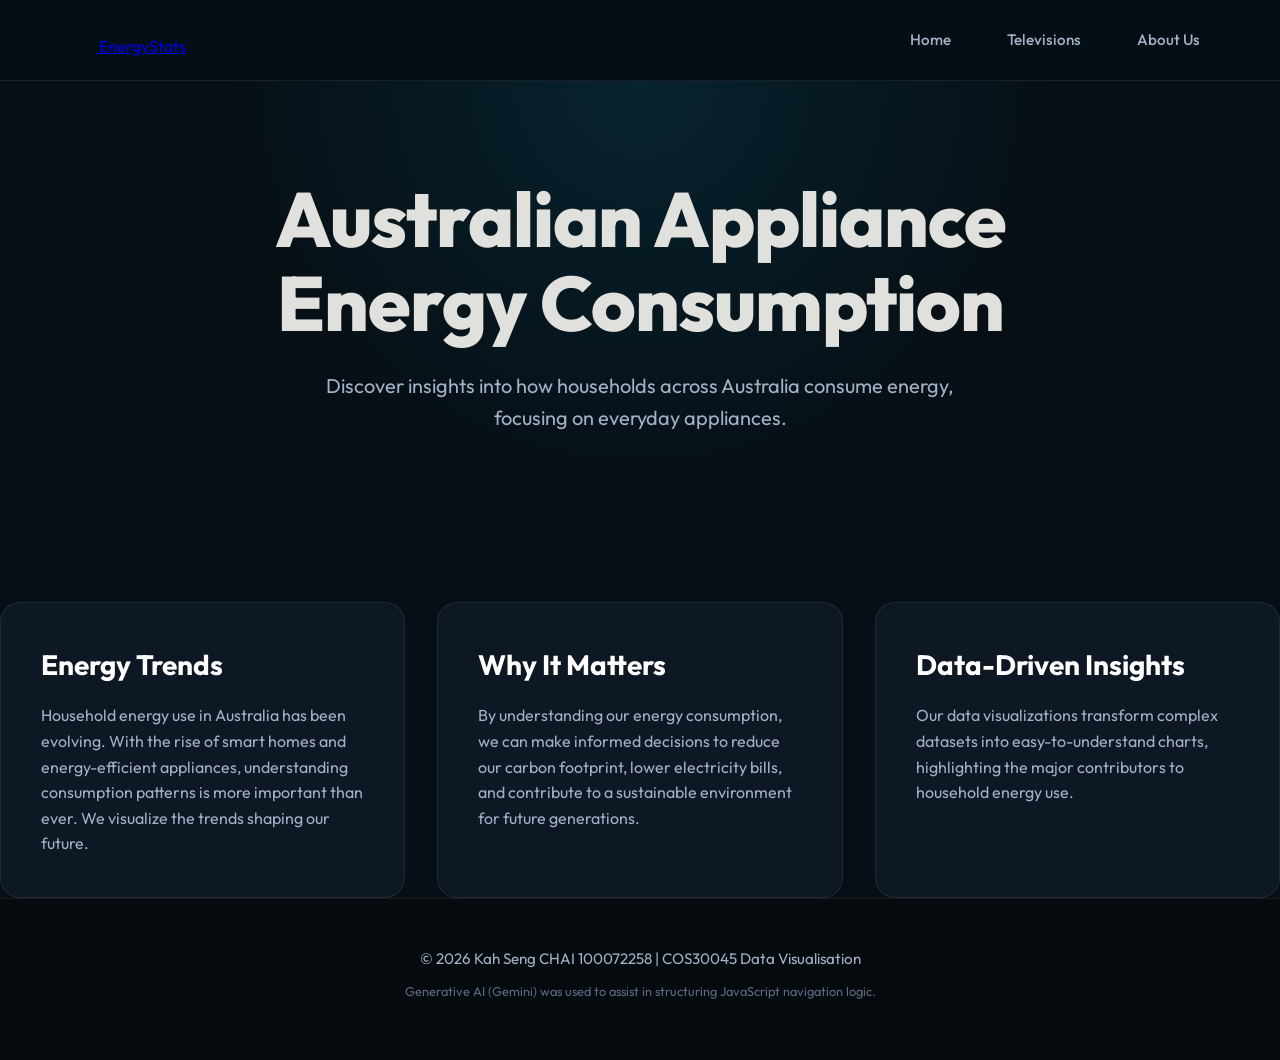
<file: index.html>
<!DOCTYPE html>
<html lang="en">
<head>
  <meta charset="UTF-8">
  <meta name="viewport" content="width=device-width, initial-scale=1.0">
  <title>Appliance Energy Consumption | Home</title>
  <meta name="description" content="Explore data and visualizations on appliance energy consumption across Australia.">
  <link rel="stylesheet" href="css/style.css">
  <script src="js/nav.js" defer></script>
</head>
<body>
  <header>
    <div>
      <a href="index.html">
        <svg class="logo-svg" viewBox="0 0 24 24">
          <path d="M13 2L3 14h9l-1 8 10-12h-9l1-8z" stroke-linejoin="round" stroke-linecap="round"/>
        </svg>
        <span>EnergyStats</span>
      </a>
    </div>
    <nav>
      <ul>
        <li><a href="index.html" class="nav-link">Home</a></li>
        <li><a href="televisions.html" class="nav-link">Televisions</a></li>
        <li><a href="about.html" class="nav-link">About Us</a></li>
      </ul>
    </nav>
  </header>

  <main>
    <section class="hero">
      <h1>Australian Appliance Energy Consumption</h1>
      <p>Discover insights into how households across Australia consume energy, focusing on everyday appliances.</p>
    </section>

    <div class="card-grid">
      <div class="card">
        <h2>Energy Trends</h2>
        <p>Household energy use in Australia has been evolving. With the rise of smart homes and energy-efficient appliances, understanding consumption patterns is more important than ever. We visualize the trends shaping our future.</p>
      </div>
      <div class="card">
        <h2>Why It Matters</h2>
        <p>By understanding our energy consumption, we can make informed decisions to reduce our carbon footprint, lower electricity bills, and contribute to a sustainable environment for future generations.</p>
      </div>
      <div class="card">
        <h2>Data-Driven Insights</h2>
        <p>Our data visualizations transform complex datasets into easy-to-understand charts, highlighting the major contributors to household energy use.</p>
      </div>
    </div>
  </main>

  <footer>
    <p>&copy; 2026 Kah Seng CHAI 100072258 | COS30045 Data Visualisation</p>
    <p><small>Generative AI (Gemini) was used to assist in structuring JavaScript navigation logic.</small></p>
  </footer>
</body>
</html>
</file>
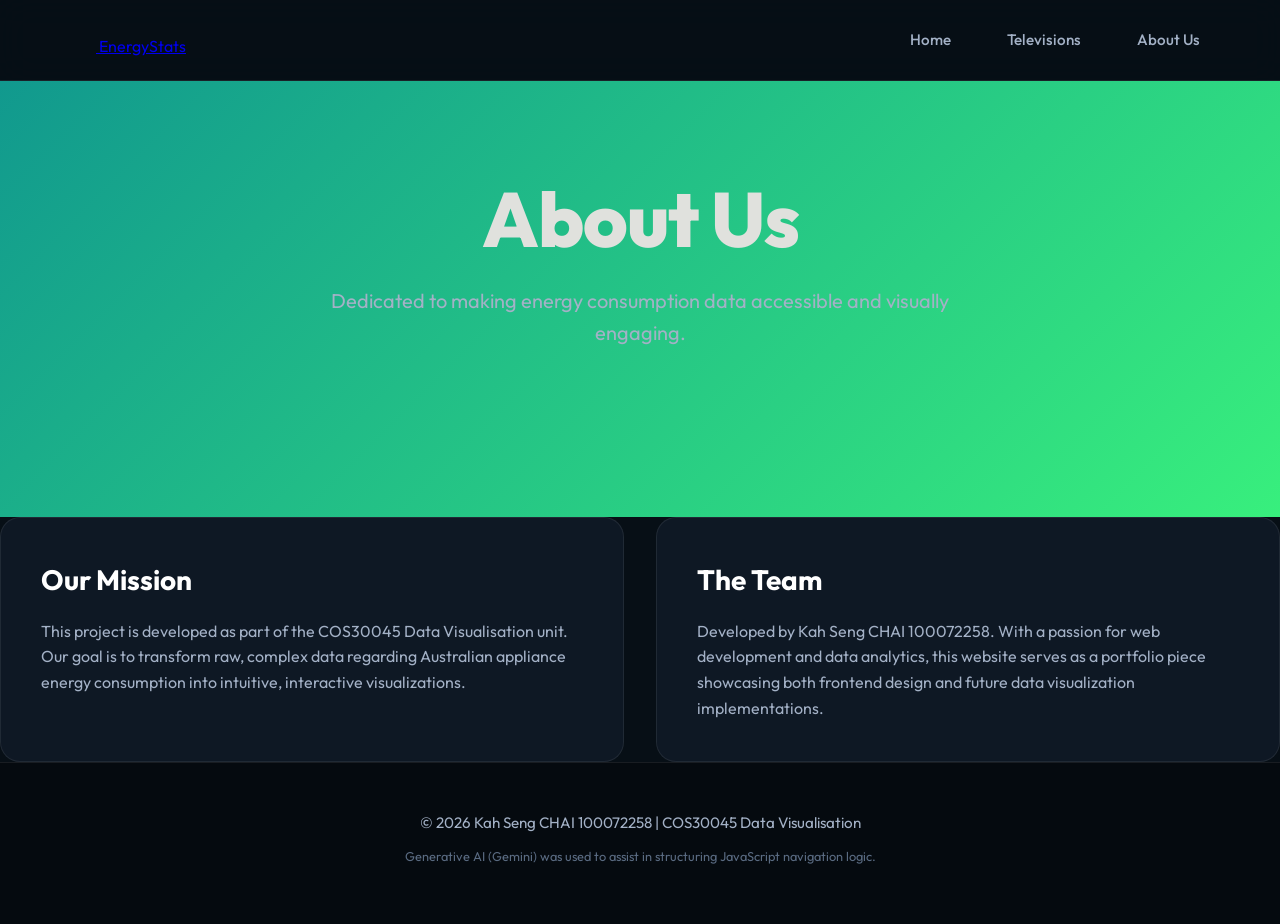
<file: about.html>
<!DOCTYPE html>
<html lang="en">
<head>
  <meta charset="UTF-8">
  <meta name="viewport" content="width=device-width, initial-scale=1.0">
  <title>About Us | EnergyStats</title>
  <meta name="description" content="Learn more about our project and mission to visualize appliance energy consumption.">
  <link rel="stylesheet" href="css/style.css">
  <script src="js/nav.js" defer></script>
</head>
<body>
  <header>
    <div>
      <a href="index.html">
        <svg class="logo-svg" viewBox="0 0 24 24">
          <path d="M13 2L3 14h9l-1 8 10-12h-9l1-8z" stroke-linejoin="round" stroke-linecap="round"/>
        </svg>
        <span>EnergyStats</span>
      </a>
    </div>
    <nav>
      <ul>
        <li><a href="index.html" class="nav-link">Home</a></li>
        <li><a href="televisions.html" class="nav-link">Televisions</a></li>
        <li><a href="about.html" class="nav-link">About Us</a></li>
      </ul>
    </nav>
  </header>

  <main>
    <section class="hero" style="background: linear-gradient(135deg, #11998e 0%, #38ef7d 100%);">
      <h1>About Us</h1>
      <p>Dedicated to making energy consumption data accessible and visually engaging.</p>
    </section>

    <div class="card-grid">
      <div class="card">
        <h2>Our Mission</h2>
        <p>This project is developed as part of the COS30045 Data Visualisation unit. Our goal is to transform raw, complex data regarding Australian appliance energy consumption into intuitive, interactive visualizations.</p>
      </div>
      <div class="card">
        <h2>The Team</h2>
        <p>Developed by Kah Seng CHAI 100072258. With a passion for web development and data analytics, this website serves as a portfolio piece showcasing both frontend design and future data visualization implementations.</p>
      </div>
    </div>
  </main>

  <footer>
    <p>&copy; 2026 Kah Seng CHAI 100072258 | COS30045 Data Visualisation</p>
    <p><small>Generative AI (Gemini) was used to assist in structuring JavaScript navigation logic.</small></p>
  </footer>
</body>
</html>
</file>
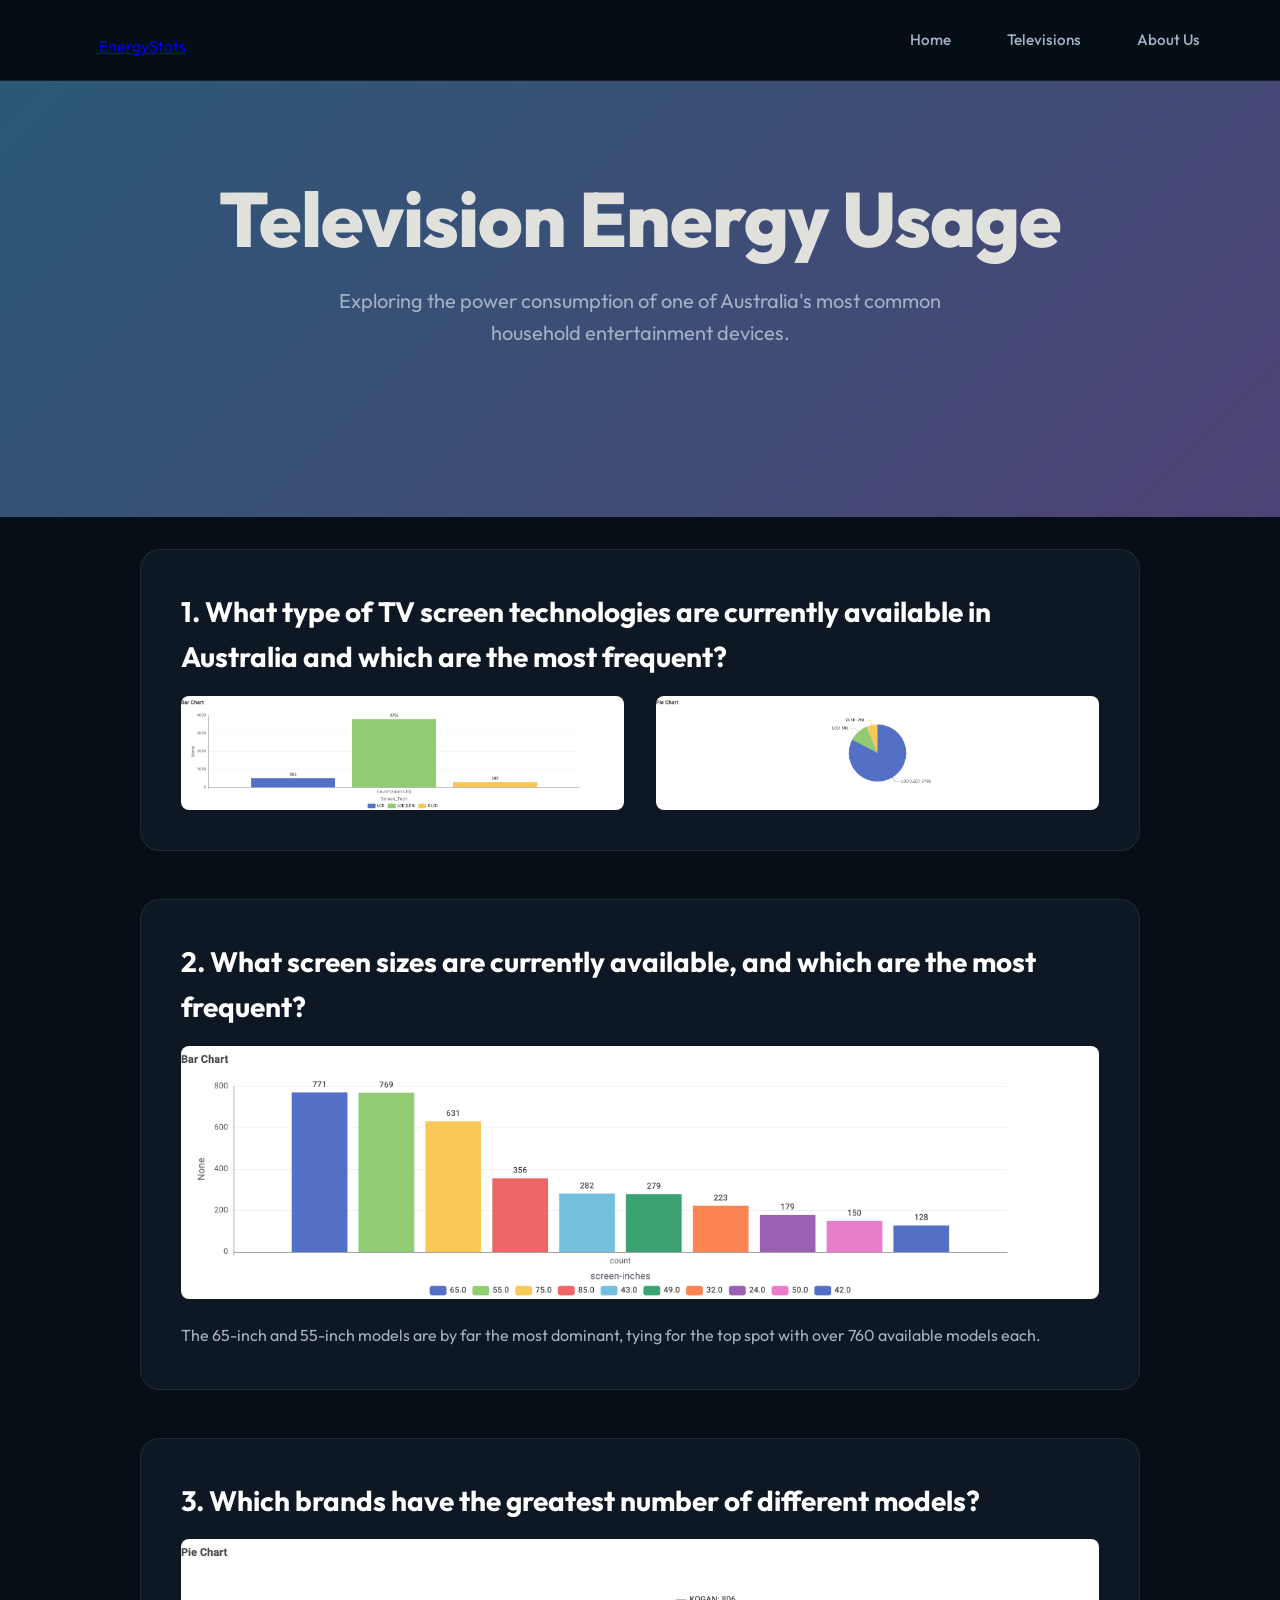
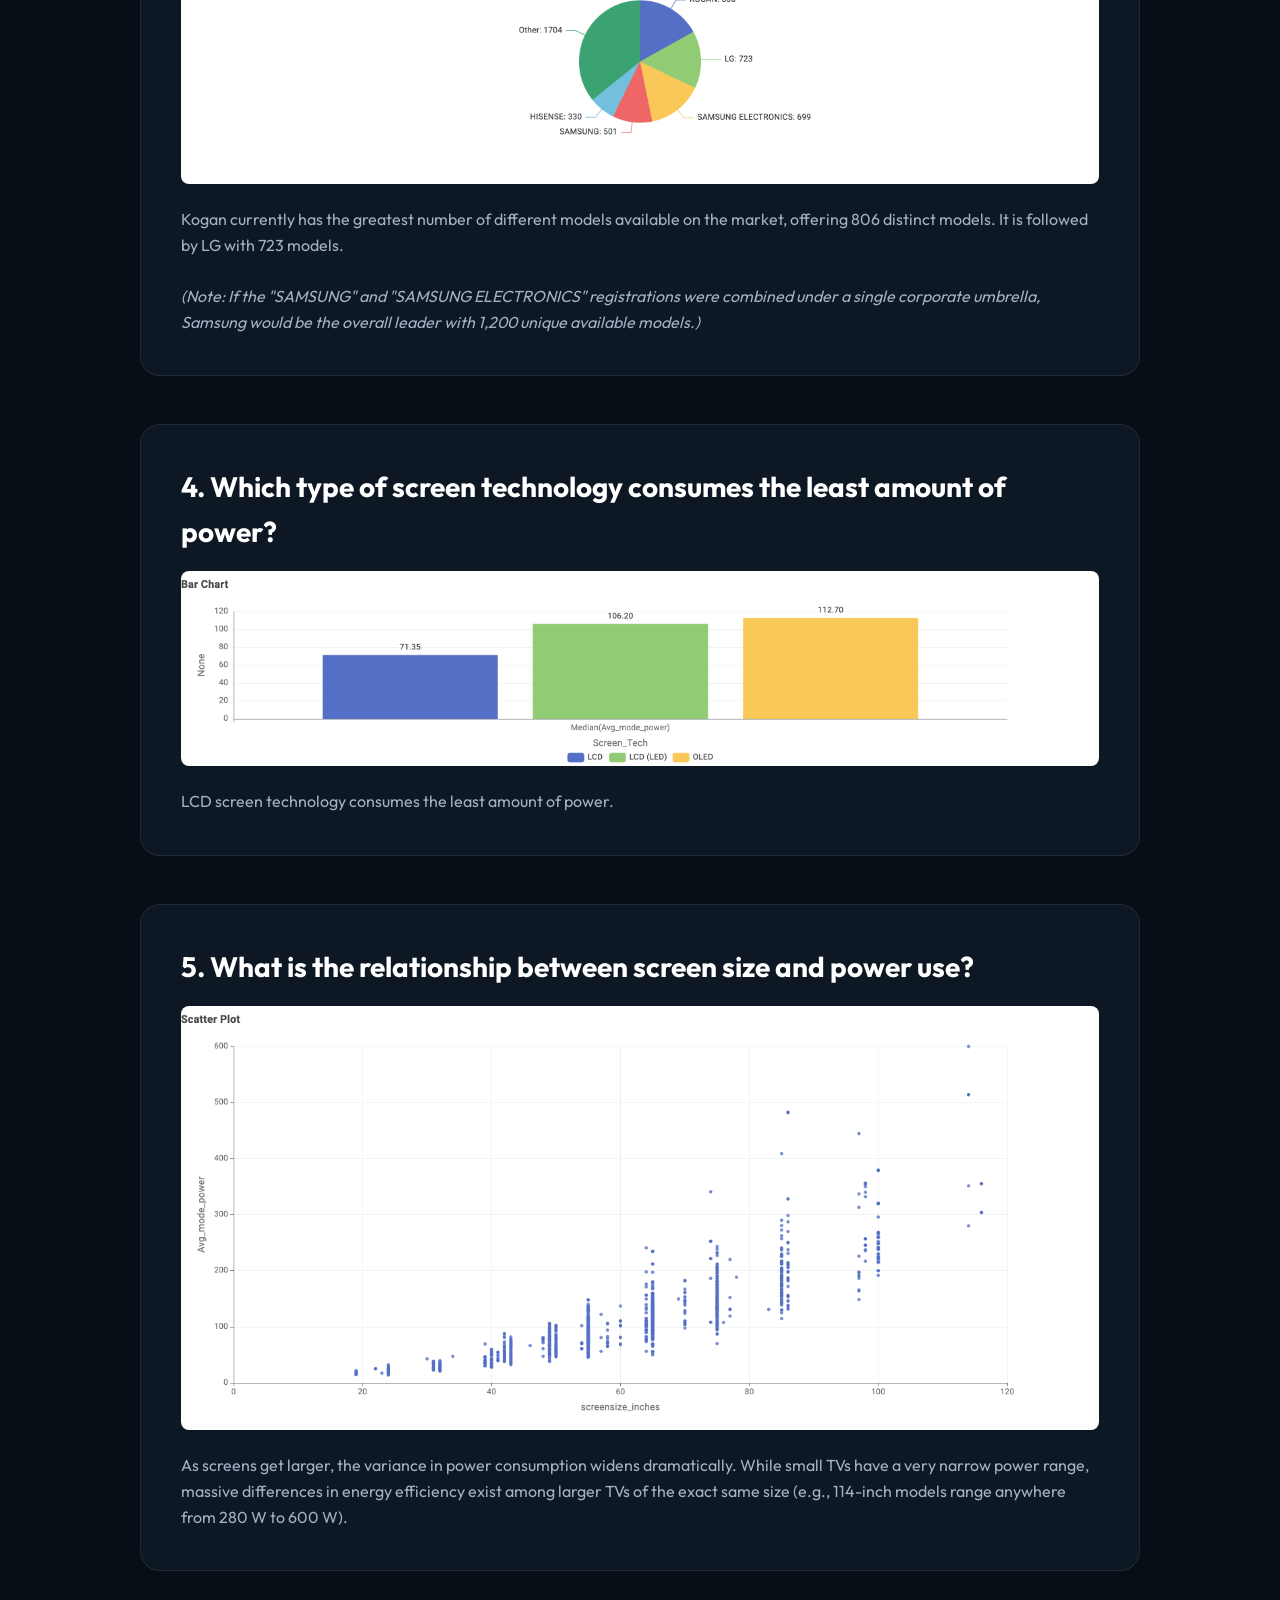
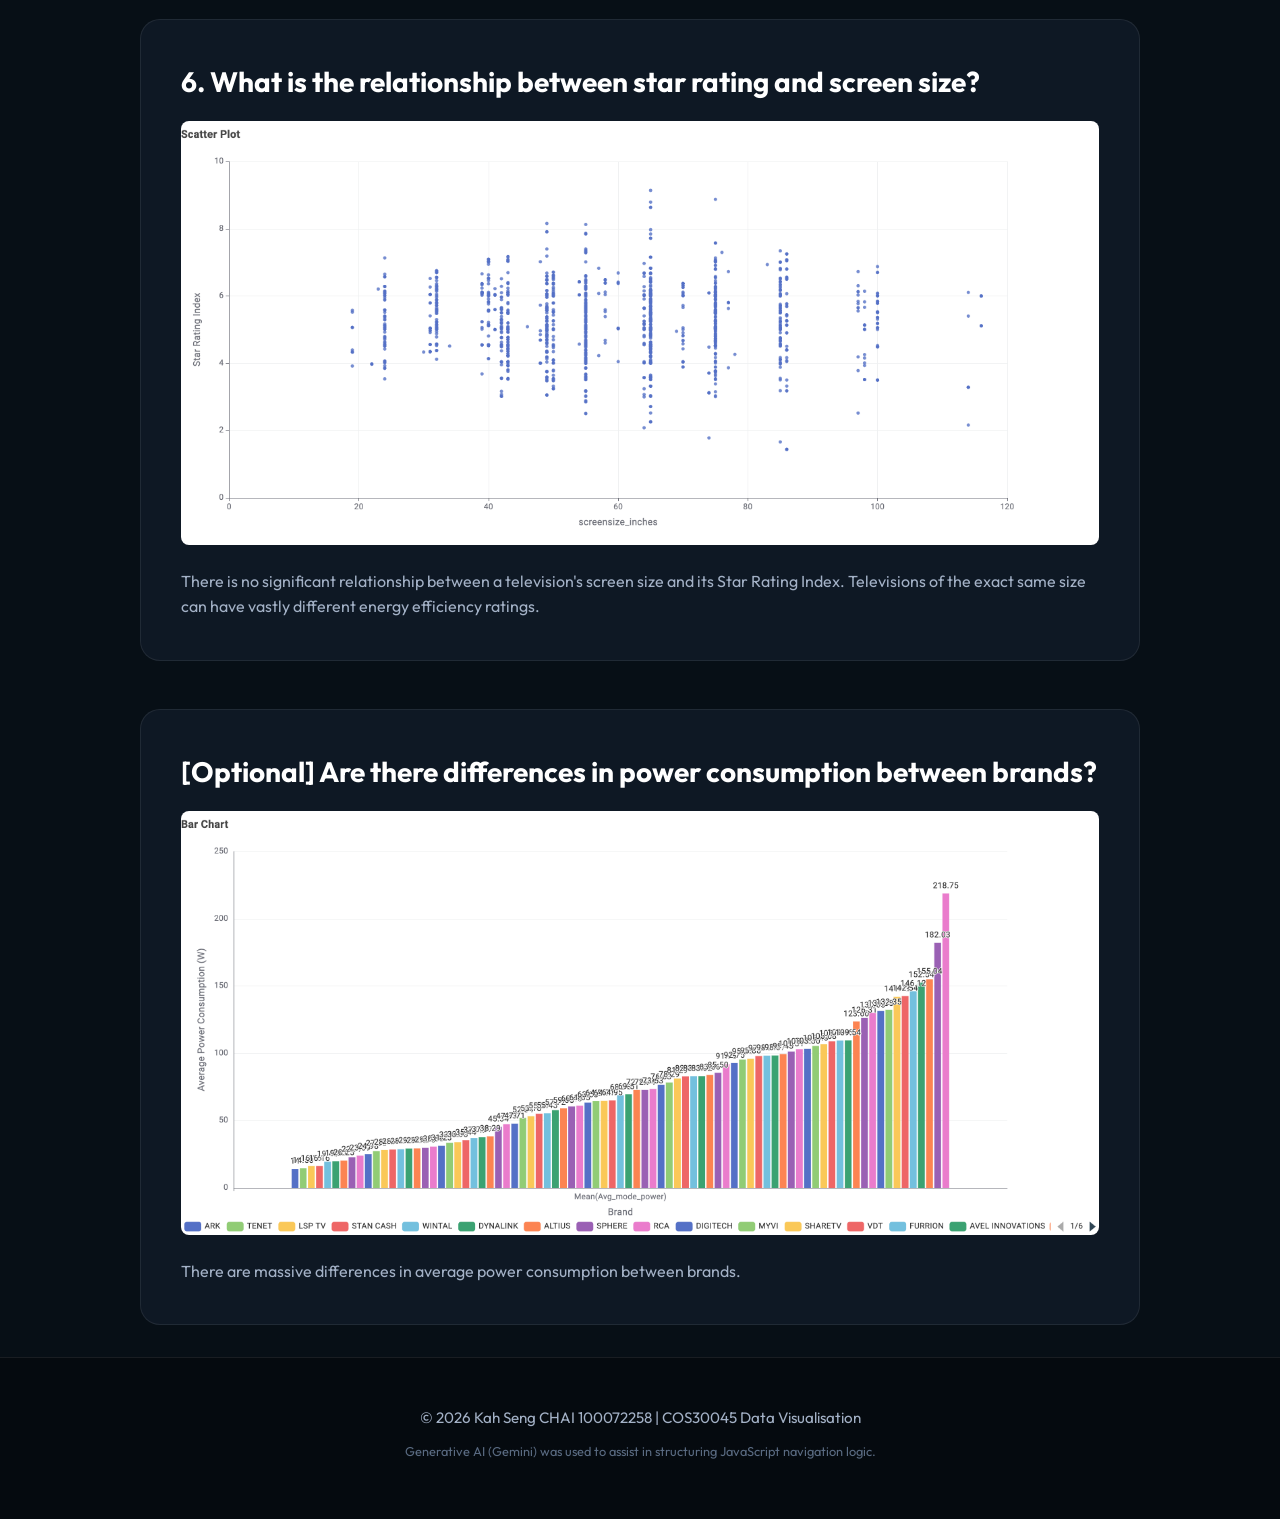
<file: televisions.html>
<!DOCTYPE html>
<html lang="en">
<head>
  <meta charset="UTF-8">
  <meta name="viewport" content="width=device-width, initial-scale=1.0">
  <title>Television Energy Consumption | EnergyStats</title>
  <meta name="description" content="Analyze the energy consumption of televisions in Australian households.">
  <link rel="stylesheet" href="css/style.css">
  <script src="js/nav.js" defer></script>
</head>
<body>
  <header>
    <div>
      <a href="index.html">
        <svg class="logo-svg" viewBox="0 0 24 24">
          <path d="M13 2L3 14h9l-1 8 10-12h-9l1-8z" stroke-linejoin="round" stroke-linecap="round"/>
        </svg>
        <span>EnergyStats</span>
      </a>
    </div>
    <nav>
      <ul>
        <li><a href="index.html" class="nav-link">Home</a></li>
        <li><a href="televisions.html" class="nav-link">Televisions</a></li>
        <li><a href="about.html" class="nav-link">About Us</a></li>
      </ul>
    </nav>
  </header>

  <main>
    <section class="hero" style="background: linear-gradient(135deg, #2b5876 0%, #4e4376 100%);">
      <h1>Television Energy Usage</h1>
      <p>Exploring the power consumption of one of Australia's most common household entertainment devices.</p>
    </section>

    <div class="card-grid" style="grid-template-columns: 1fr; max-width: 1000px; margin: 0 auto; gap: 3rem; padding: 2rem 0;">
      
      <div class="card">
        <h2>1. What type of TV screen technologies are currently available in Australia and which are the most frequent?</h2>
        <div style="display: flex; gap: 2rem; flex-wrap: wrap; margin-top: 1rem;">
          <img src="images/1. Bar Chart.png" alt="Bar Chart" style="max-width: 100%; height: auto; flex: 1; min-width: 300px; border-radius: 8px;">
          <img src="images/1. Pie Chart.png" alt="Pie Chart" style="max-width: 100%; height: auto; flex: 1; min-width: 300px; border-radius: 8px;">
        </div>
      </div>

      <div class="card">
        <h2>2. What screen sizes are currently available, and which are the most frequent?</h2>
        <div style="margin-top: 1rem;">
          <img src="images/2. Bar Chart.png" alt="Bar Chart" style="max-width: 100%; height: auto; border-radius: 8px;">
        </div>
        <p style="margin-top: 1rem;">The 65-inch and 55-inch models are by far the most dominant, tying for the top spot with over 760 available models each.</p>
      </div>

      <div class="card">
        <h2>3. Which brands have the greatest number of different models?</h2>
        <div style="margin-top: 1rem;">
          <img src="images/3. Pie Chart.png" alt="Pie Chart" style="max-width: 100%; height: auto; border-radius: 8px;">
        </div>
        <p style="margin-top: 1rem;">Kogan currently has the greatest number of different models available on the market, offering 806 distinct models. It is followed by LG with 723 models.<br><br><em>(Note: If the "SAMSUNG" and "SAMSUNG ELECTRONICS" registrations were combined under a single corporate umbrella, Samsung would be the overall leader with 1,200 unique available models.)</em></p>
      </div>

      <div class="card">
        <h2>4. Which type of screen technology consumes the least amount of power?</h2>
        <div style="margin-top: 1rem;">
          <img src="images/4. Bar Chart.png" alt="Bar Chart" style="max-width: 100%; height: auto; border-radius: 8px;">
        </div>
        <p style="margin-top: 1rem;">LCD screen technology consumes the least amount of power.</p>
      </div>

      <div class="card">
        <h2>5. What is the relationship between screen size and power use?</h2>
        <div style="margin-top: 1rem;">
          <img src="images/5. Scatter Plot.png" alt="Scatter Plot" style="max-width: 100%; height: auto; border-radius: 8px;">
        </div>
        <p style="margin-top: 1rem;">As screens get larger, the variance in power consumption widens dramatically. While small TVs have a very narrow power range, massive differences in energy efficiency exist among larger TVs of the exact same size (e.g., 114-inch models range anywhere from 280 W to 600 W).</p>
      </div>

      <div class="card">
        <h2>6. What is the relationship between star rating and screen size?</h2>
        <div style="margin-top: 1rem;">
          <img src="images/6. Scatter Plot.png" alt="Scatter Plot" style="max-width: 100%; height: auto; border-radius: 8px;">
        </div>
        <p style="margin-top: 1rem;">There is no significant relationship between a television's screen size and its Star Rating Index. Televisions of the exact same size can have vastly different energy efficiency ratings.</p>
      </div>

      <div class="card">
        <h2>[Optional] Are there differences in power consumption between brands?</h2>
        <div style="margin-top: 1rem;">
          <img src="images/[optional].png" alt="Optional Plot" style="max-width: 100%; height: auto; border-radius: 8px;">
        </div>
        <p style="margin-top: 1rem;">There are massive differences in average power consumption between brands.</p>
      </div>

    </div>
  </main>

  <footer>
    <p>&copy; 2026 Kah Seng CHAI 100072258 | COS30045 Data Visualisation</p>
    <p><small>Generative AI (Gemini) was used to assist in structuring JavaScript navigation logic.</small></p>
  </footer>
</body>
</html>
</file>
<file: css/style.css>
@import url('https://fonts.googleapis.com/css2?family=Outfit:wght@300;400;500;600;700;800&display=swap');

:root {
  --primary-color: #0d1b2a;
  --secondary-color: #1b263b;
  --accent-color: #00d2ff;
  --accent-gradient: linear-gradient(135deg, #00d2ff 0%, #3a7bd5 100%);
  --text-primary: #e0e1dd;
  --text-secondary: #a3b1c6;
  --bg-dark: #070f16;
  --bg-card: rgba(27, 38, 59, 0.4);
  --glass-border: rgba(255, 255, 255, 0.08);
  --glass-bg: rgba(7, 15, 22, 0.85);
  --shadow-soft: 0 10px 30px -10px rgba(0, 0, 0, 0.5);
  --shadow-glow: 0 0 20px rgba(0, 210, 255, 0.2);
}

* {
  margin: 0;
  padding: 0;
  box-sizing: border-box;
  font-family: 'Outfit', sans-serif;
}

body {
  background-color: var(--bg-dark);
  color: var(--text-primary);
  line-height: 1.6;
  display: flex;
  flex-direction: column;
  min-height: 100vh;
  overflow-x: hidden;
}

/* --- Header & Navigation --- */
header {
  position: sticky;
  top: 0;
  z-index: 1000;
  background: var(--glass-bg);
  backdrop-filter: blur(16px);
  -webkit-backdrop-filter: blur(16px);
  border-bottom: 1px solid var(--glass-border);
  display: flex;
  justify-content: space-between;
  align-items: center;
  padding: 1.25rem 5%;
  transition: all 0.3s ease;
}

header .brand {
  display: flex;
  align-items: center;
  gap: 0.75rem;
  text-decoration: none;
  font-weight: 800;
  font-size: 1.5rem;
  color: var(--text-primary);
  letter-spacing: -0.5px;
}

.logo-svg {
  width: 32px;
  height: 32px;
  fill: none;
  stroke: url(#accent-grad);
  stroke-width: 2.5;
  stroke-linecap: round;
  stroke-linejoin: round;
  transition: transform 0.4s cubic-bezier(0.175, 0.885, 0.32, 1.275);
}

header .brand:hover .logo-svg {
  transform: rotate(15deg) scale(1.1);
}

nav ul {
  display: flex;
  list-style: none;
  gap: 1.5rem;
}

.nav-link {
  text-decoration: none;
  color: var(--text-secondary);
  font-weight: 500;
  font-size: 0.95rem;
  padding: 0.5rem 1rem;
  border-radius: 8px;
  transition: all 0.3s ease;
  position: relative;
}

.nav-link:hover {
  color: var(--text-primary);
  background: rgba(255, 255, 255, 0.03);
}

.nav-link.active {
  color: var(--accent-color);
  font-weight: 600;
}

/* --- Main Layout --- */
main {
  flex-grow: 1;
  width: 100%;
}

.container {
  padding: 4rem 5%;
  max-width: 1400px;
  margin: 0 auto;
}

/* --- Hero Section --- */
.hero {
  position: relative;
  padding: 6rem 5% 8rem;
  display: flex;
  flex-direction: column;
  justify-content: center;
  align-items: center;
  text-align: center;
  background: radial-gradient(circle at 50% 0%, rgba(0, 210, 255, 0.1) 0%, var(--bg-dark) 50%);
  overflow: hidden;
}

.eyebrow {
  font-size: 0.85rem;
  font-weight: 700;
  letter-spacing: 2px;
  text-transform: uppercase;
  color: var(--accent-color);
  margin-bottom: 1.5rem;
  display: block;
  opacity: 0;
  transform: translateY(20px);
  animation: fadeUp 0.6s forwards 0.2s;
}

.hero h1 {
  font-size: clamp(3rem, 6vw, 5rem);
  font-weight: 800;
  line-height: 1.1;
  letter-spacing: -1px;
  margin-bottom: 1.5rem;
  max-width: 900px;
  opacity: 0;
  transform: translateY(20px);
  animation: fadeUp 0.6s forwards 0.4s;
}

.hero h1 em {
  font-style: normal;
  background: var(--accent-gradient);
  -webkit-background-clip: text;
  -webkit-text-fill-color: transparent;
}

.hero p {
  font-size: 1.25rem;
  color: var(--text-secondary);
  max-width: 650px;
  margin-bottom: 2.5rem;
  opacity: 0;
  transform: translateY(20px);
  animation: fadeUp 0.6s forwards 0.6s;
}

.btn {
  display: inline-flex;
  align-items: center;
  gap: 0.5rem;
  padding: 1rem 2rem;
  background: var(--accent-gradient);
  color: #fff;
  text-decoration: none;
  font-weight: 600;
  border-radius: 30px;
  transition: transform 0.3s ease, box-shadow 0.3s ease;
  opacity: 0;
  transform: translateY(20px);
  animation: fadeUp 0.6s forwards 0.8s;
}

.btn:hover {
  transform: translateY(-3px);
  box-shadow: 0 10px 25px rgba(0, 210, 255, 0.3);
}

.btn span {
  transition: transform 0.3s ease;
}

.btn:hover span {
  transform: translateX(4px);
}

/* --- Stats Grid --- */
.stats-section {
  padding: 4rem 5%;
  border-top: 1px solid var(--glass-border);
  background: rgba(255,255,255,0.01);
}

.stats-grid {
  display: grid;
  grid-template-columns: repeat(auto-fit, minmax(280px, 1fr));
  gap: 2rem;
  max-width: 1200px;
  margin: 0 auto;
}

.stat-card {
  background: var(--bg-card);
  border: 1px solid var(--glass-border);
  padding: 3rem 2rem;
  border-radius: 20px;
  text-align: center;
  backdrop-filter: blur(10px);
  transition: transform 0.3s ease, border-color 0.3s ease;
}

.stat-card:hover {
  transform: translateY(-5px);
  border-color: rgba(0, 210, 255, 0.3);
  box-shadow: var(--shadow-glow);
}

.stat-num {
  display: block;
  font-size: 3.5rem;
  font-weight: 800;
  color: var(--text-primary);
  line-height: 1;
  margin-bottom: 0.5rem;
}

.stat-card.accent .stat-num {
  background: var(--accent-gradient);
  -webkit-background-clip: text;
  -webkit-text-fill-color: transparent;
}

.stat-label {
  font-size: 1rem;
  color: var(--text-secondary);
  font-weight: 500;
}

/* --- Split Section --- */
.split-section {
  padding: 6rem 5%;
  max-width: 1400px;
  margin: 0 auto;
}

.split-content {
  display: grid;
  grid-template-columns: 1fr 1fr;
  gap: 4rem;
  align-items: center;
}

.split-text h2 {
  font-size: 3rem;
  line-height: 1.2;
  margin-bottom: 1.5rem;
}

.split-text h2 em {
  font-style: normal;
  color: var(--accent-color);
}

.split-text p {
  color: var(--text-secondary);
  font-size: 1.15rem;
  margin-bottom: 1.5rem;
}

/* --- Cards Grid (for About / general use) --- */
.card-grid {
  display: grid;
  grid-template-columns: repeat(auto-fit, minmax(320px, 1fr));
  gap: 2rem;
}

.card {
  background: var(--bg-card);
  border: 1px solid var(--glass-border);
  padding: 2.5rem;
  border-radius: 20px;
  transition: all 0.3s ease;
  position: relative;
  overflow: hidden;
}

.card::before {
  content: '';
  position: absolute;
  top: 0; left: 0; width: 100%; height: 4px;
  background: var(--accent-gradient);
  transform: scaleX(0);
  transform-origin: left;
  transition: transform 0.4s ease;
}

.card:hover::before {
  transform: scaleX(1);
}

.card:hover {
  transform: translateY(-8px);
  box-shadow: var(--shadow-glow);
  background: rgba(27, 38, 59, 0.7);
}

.card h2 {
  font-size: 1.75rem;
  margin-bottom: 1rem;
  color: #fff;
}

.card p {
  color: var(--text-secondary);
}

/* --- Visualizations (Televisions Page) --- */
.vis-grid {
  display: grid;
  grid-template-columns: repeat(auto-fit, minmax(400px, 1fr));
  gap: 3rem;
  margin-top: 4rem;
}

.vis-card {
  background: var(--bg-card);
  border: 1px solid var(--glass-border);
  border-radius: 24px;
  overflow: hidden;
}

.vis-card img {
  width: 100%;
  height: auto;
  display: block;
  border-bottom: 1px solid var(--glass-border);
  background: #fff; /* Ensure charts with transparent bg look good */
}

.vis-content {
  padding: 2rem;
}

.vis-content h3 {
  font-size: 1.5rem;
  margin-bottom: 0.5rem;
}

.vis-content p {
  color: var(--text-secondary);
  font-size: 0.95rem;
}

/* --- Footer --- */
footer {
  border-top: 1px solid var(--glass-border);
  padding: 3rem 5%;
  text-align: center;
  background: #050a0f;
  margin-top: auto;
}

footer p {
  color: var(--text-secondary);
  font-size: 0.95rem;
  margin-bottom: 0.5rem;
}

footer small {
  color: #5a6b82;
  font-size: 0.8rem;
}

/* --- Animations --- */
@keyframes fadeUp {
  to {
    opacity: 1;
    transform: translateY(0);
  }
}

.fade-in-section {
  opacity: 0;
  transform: translateY(30px);
  transition: opacity 0.8s ease, transform 0.8s ease;
}

.fade-in-section.is-visible {
  opacity: 1;
  transform: translateY(0);
}

/* --- Responsive --- */
@media (max-width: 900px) {
  .split-content {
    grid-template-columns: 1fr;
    gap: 3rem;
  }
  .hero h1 {
    font-size: 2.5rem;
  }
}
@media (max-width: 600px) {
  nav ul {
    display: none; /* In a real app, add a hamburger menu */
  }
  .hero {
    padding: 4rem 5% 5rem;
  }
  .stats-grid {
    grid-template-columns: 1fr;
  }
  .vis-grid {
    grid-template-columns: 1fr;
  }
}
</file>
